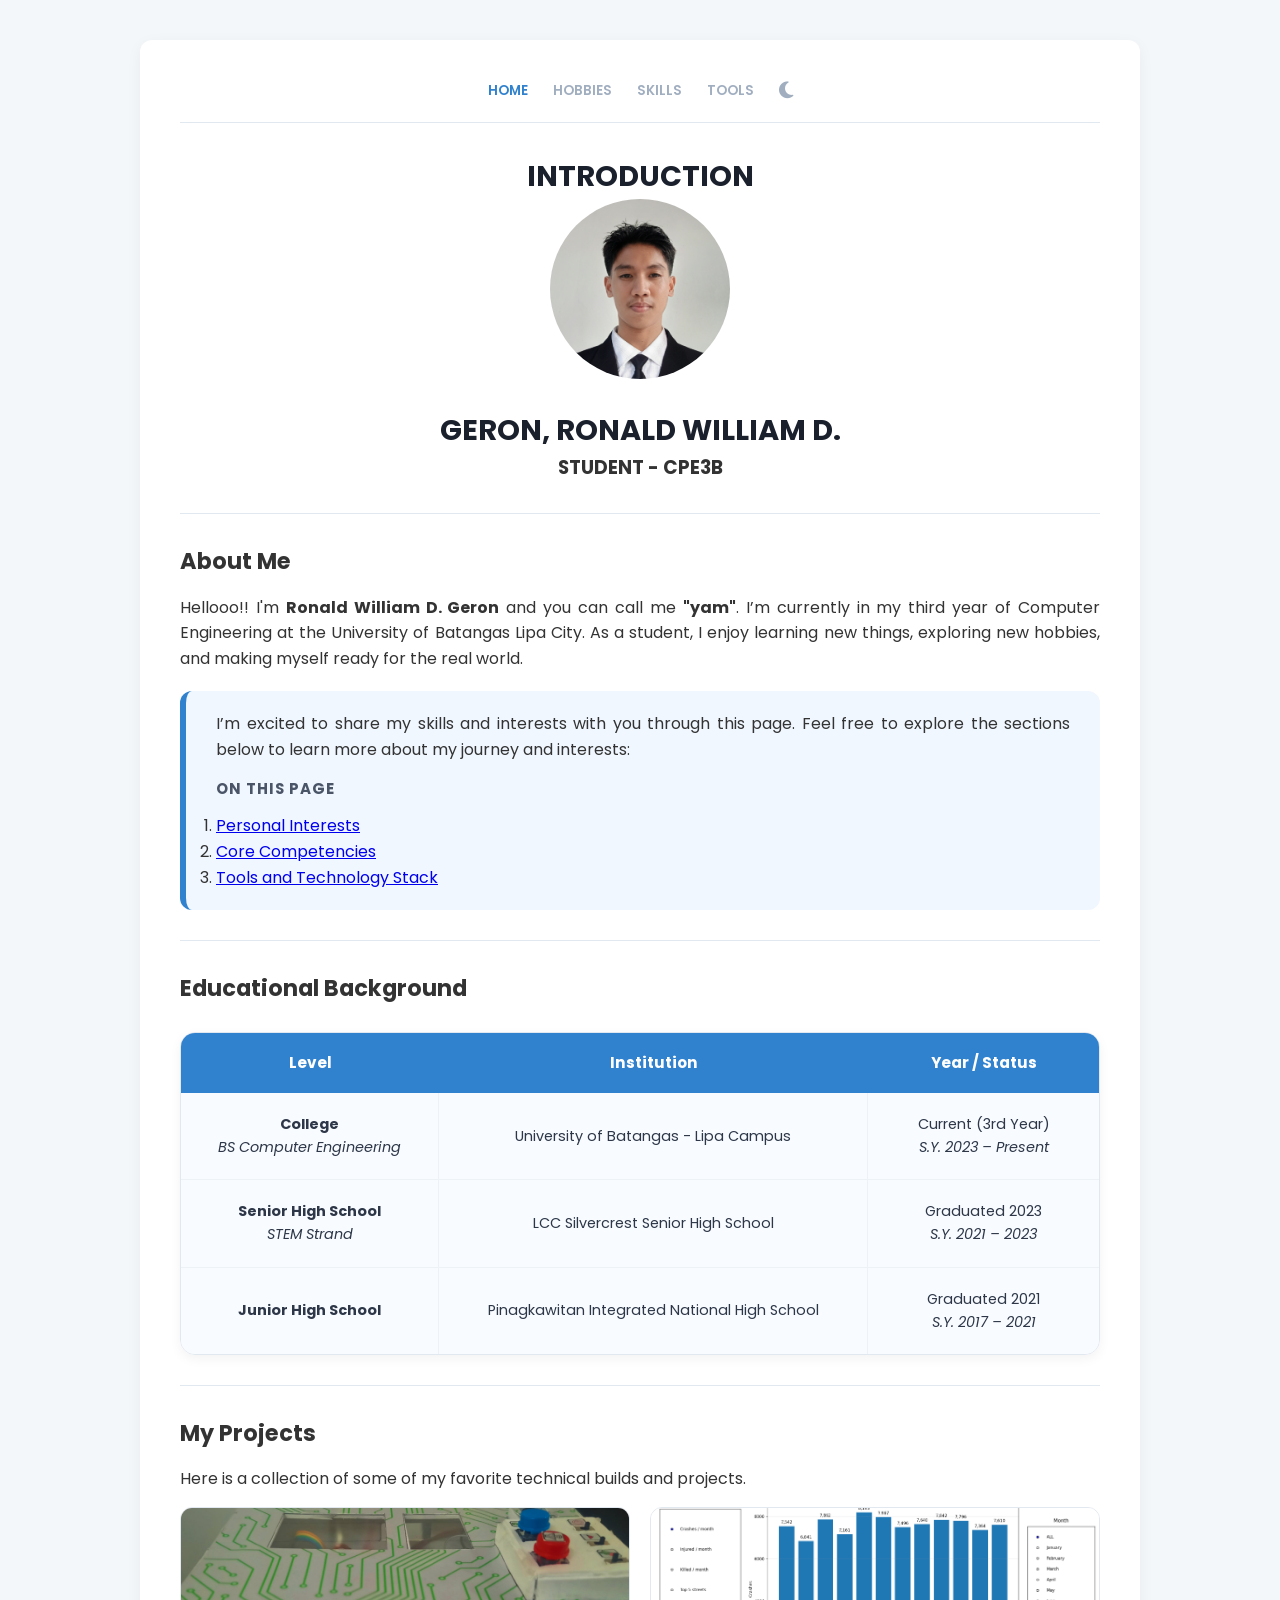
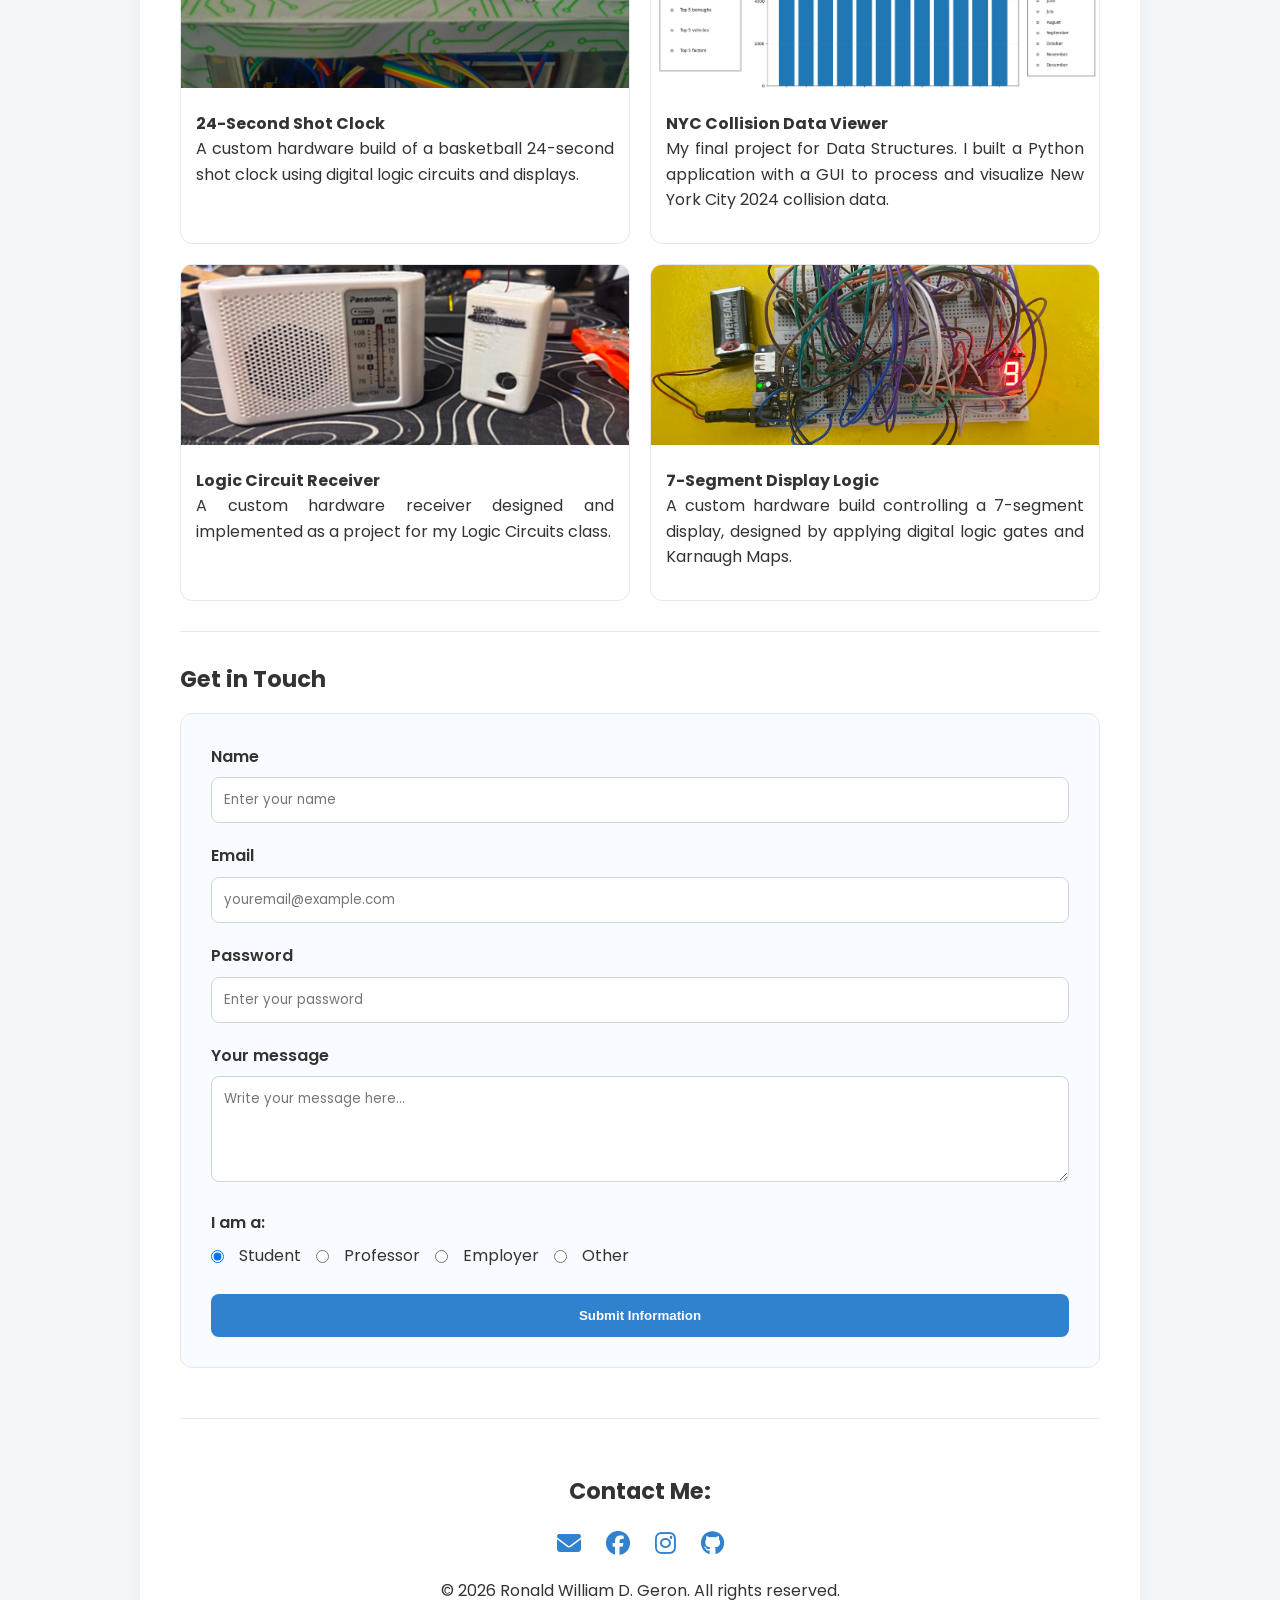
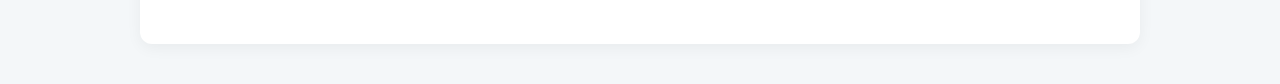
<file: index.html>
<!DOCTYPE html>
<html lang="en">

<head>
    <meta charset="UTF-8">
    <meta name="viewport" content="width=device-width, initial-scale=1.0">
    <title>Home Page | Yam</title>
    <link href="https://fonts.googleapis.com/css2?family=Poppins:wght@300;400;600;700&display=swap" rel="stylesheet">
    <link rel="stylesheet" href="https://cdnjs.cloudflare.com/ajax/libs/font-awesome/6.4.0/css/all.min.css">
    <link rel="stylesheet" href="style.css">
</head>

<body>

    <div class="container">

        <nav class="navbar">
            <a href="index.html" style="color: #3182ce;">Home</a>
            <a href="hobbies.html">Hobbies</a>
            <a href="skills.html">Skills</a>
            <a href="tools_and_technology_stack.html">Tools</a>
            <button id="theme-toggle" class="theme-btn">
                <i class="fas fa-moon"></i>
            </button>
        </nav>

        <div id="intro" class="text-center">
            <h1>INTRODUCTION</h1>
            <p>
                <img src="william.png" alt="Profile Icon" class="profile-img">
            </p>
            <h1>GERON, RONALD WILLIAM D.</h1>
            <h3>STUDENT - CPE3B</h3>
        </div>

        <hr>

        <h2 id="about">About Me</h2>

        <p class="justify-text">
            Hellooo!! I'm <b>Ronald William D. Geron</b> and you can call me <b>"yam"</b>.
            I’m currently in my third year of Computer Engineering at the University of Batangas Lipa City.
            As a student, I enjoy learning new things, exploring new hobbies, and making myself ready for the real
            world.
        </p>

        <div class="skills-list-box">
            <p class="justify-text">
                I’m excited to share my skills and interests with you through this page. Feel free to explore the
                sections below to learn more about my journey and interests:
            </p>
            <h3>
                <p class="toc-label">On this page</p>
            </h3>

            <ol>
                <li><a href="hobbies.html">Personal Interests</a></li>
                <li><a href="skills.html">Core Competencies</a></li>
                <li><a href="tools_and_technology_stack.html">Tools and Technology Stack</a></li>
            </ol>
        </div>

        <hr>

        <h2 id="background">Educational Background</h2>

        <table class="styled-table">
            <thead>
                <tr>
                    <th>Level</th>
                    <th>Institution</th>
                    <th>Year / Status</th>
                </tr>
            </thead>
            <tbody>
                <tr>
                    <td><b>College</b><br><i>BS Computer Engineering</i></td>
                    <td>University of Batangas - Lipa Campus</td>
                    <td>Current (3rd Year)<br><i>S.Y. 2023 – Present</i></td>
                </tr>
                <tr>
                    <td><b>Senior High School</b><br><i>STEM Strand</i></td>
                    <td>LCC Silvercrest Senior High School</td>
                    <td>Graduated 2023<br><i>S.Y. 2021 – 2023</i></td>
                </tr>
                <tr>
                    <td><b>Junior High School</b></td>
                    <td>Pinagkawitan Integrated National High School</td>
                    <td>Graduated 2021<br><i>S.Y. 2017 – 2021</i></td>
                </tr>
            </tbody>
        </table>

        <hr>

        <h2 id="gallery">My Projects</h2>
        <p class="justify-text">Here is a collection of some of my favorite technical builds and projects.</p>

        <div class="gallery-grid">
            <div class="project-card">
                <img src="24sshotclock.jpg" alt="24 Second Shot Clock Hardware Build">
                <div class="project-info">
                    <h4>24-Second Shot Clock</h4>
                    <p class="justify-text">A custom hardware build of a basketball 24-second shot clock using digital
                        logic circuits and displays.</p>
                </div>
            </div>

            <div class="project-card">
                <img src="NYC Collision 2024.png" alt="NYC Collision Data Visualization GUI">
                <div class="project-info">
                    <h4>NYC Collision Data Viewer</h4>
                    <p class="justify-text">My final project for Data Structures. I built a Python application with a
                        GUI to process and visualize New York City 2024 collision data.</p>
                </div>
            </div>

            <div class="project-card">
                <img src="receiver.jpg" alt="Logic Circuit Receiver">
                <div class="project-info">
                    <h4>Logic Circuit Receiver</h4>
                    <p class="justify-text">A custom hardware receiver designed and implemented as a project for my
                        Logic Circuits class.</p>
                </div>
            </div>

            <div class="project-card">
                <img src="logic.png" alt="7-Segment Display Logic">
                <div class="project-info">
                    <h4>7-Segment Display Logic</h4>
                    <p class="justify-text">A custom hardware build controlling a 7-segment display, designed by
                        applying digital logic gates and Karnaugh Maps.</p>
                </div>
            </div>
        </div>

        <hr>

        <h2 id="contact">Get in Touch</h2>
        <div class="contact-form">
            <form>
                <label for="username">Name</label>
                <input type="text" id="username" placeholder="Enter your name" required>

                <label for="email">Email</label>
                <input type="email" id="email" placeholder="youremail@example.com" required>

                <label for="password">Password</label>
                <input type="password" id="password" placeholder="Enter your password" required>

                <label for="message">Your message</label>
                <textarea id="message" rows="4" placeholder="Write your message here..."></textarea>

                <label>I am a:</label>
                <div class="radio-group">
                    <input type="radio" name="user_role" id="student" value="student" checked>
                    <label for="student">Student</label>

                    <input type="radio" name="user_role" id="professor" value="professor">
                    <label for="professor">Professor</label>

                    <input type="radio" name="user_role" id="employer" value="employer">
                    <label for="employer">Employer</label>

                    <input type="radio" name="user_role" id="other" value="other">
                    <label for="other">Other</label>
                </div>

                <button type="submit">Submit Information</button>
            </form>
        </div>

        <footer class="footer"><h2>Contact Me:</h2>
            <div class="social-icons">
                <a href="mailto:ronaldwilliam.geron@gmail.com" title="Email Me">
                    <i class="fas fa-envelope"></i>
                </a>
                <a href="https://www.facebook.com/ronaldwilliam.d.geron" target="_blank" title="Facebook">
                    <i class="fab fa-facebook"></i>
                </a>
                <a href="https://www.instagram.com/ronaldwilliamd.geron" target="_blank" title="Instagram">
                    <i class="fab fa-instagram"></i>
                </a>
                <a href="https://github.com/ronaldwilliamgeron" target="_blank" title="GitHub">
                    <i class="fab fa-github"></i>
                </a>
            </div>
            <p>&copy; 2026 Ronald William D. Geron. All rights reserved.</p>
        </footer>

    </div>
    <script>
        const themeToggleBtn = document.getElementById('theme-toggle');
        const themeIcon = themeToggleBtn.querySelector('i');

        themeToggleBtn.addEventListener('click', () => {
            document.body.classList.toggle('dark-mode');
            if (document.body.classList.contains('dark-mode')) {
                themeIcon.classList.replace('fa-moon', 'fa-sun');
            } else {
                themeIcon.classList.replace('fa-sun', 'fa-moon');
            }
        });
    </script>
</body>

</html>
</file>
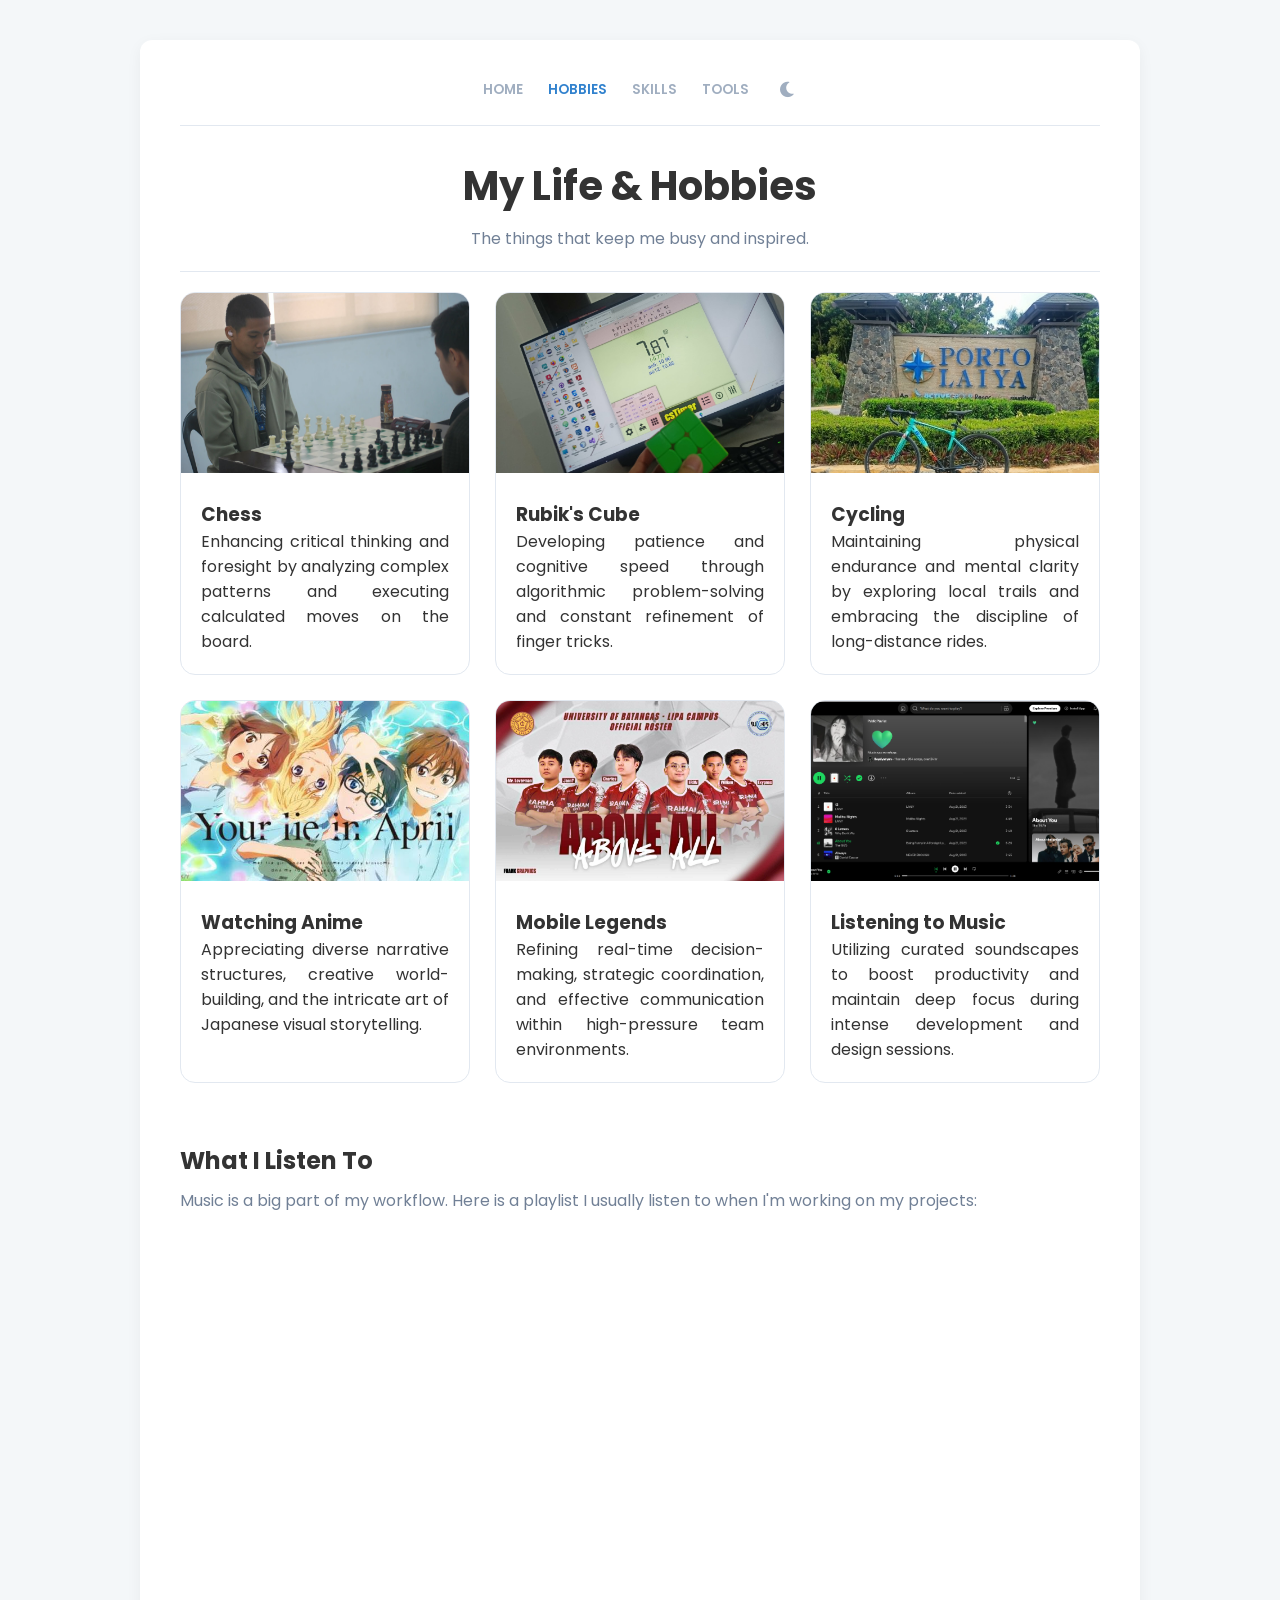
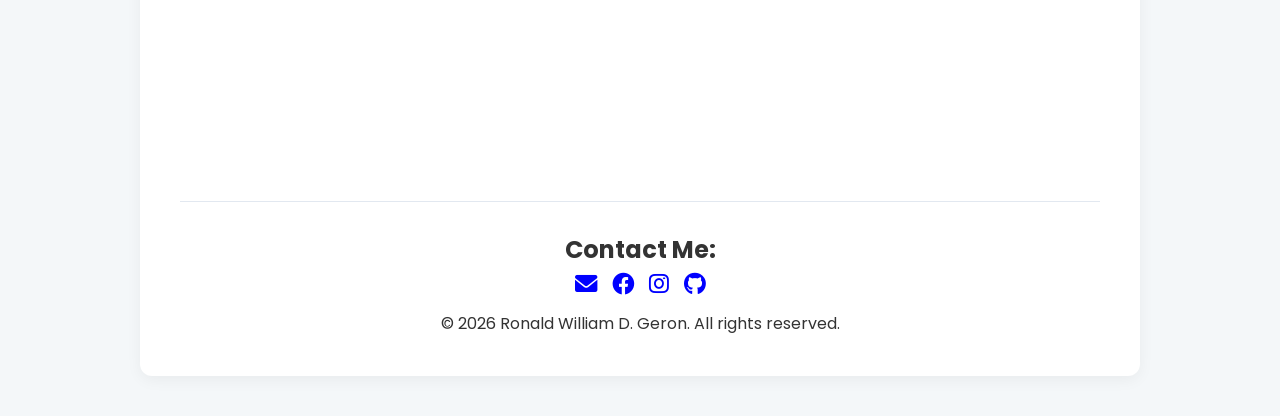
<file: hobbies.html>
<!DOCTYPE html>
<html lang="en">

<head>
    <meta charset="UTF-8">
    <meta name="viewport" content="width=device-width, initial-scale=1.0">
    <title>Hobbies | Ronald William D. Geron</title>
    <link rel="stylesheet" href="https://cdnjs.cloudflare.com/ajax/libs/font-awesome/6.0.0/css/all.min.css">
    <style>
        @import url('https://fonts.googleapis.com/css2?family=Poppins:wght@300;400;600;700&display=swap');

        * {
            margin: 0;
            padding: 0;
            box-sizing: border-box;
        }

        body {
            font-family: 'Poppins', sans-serif;
            background-color: #f4f7f9;
            color: #333;
            transition: background 0.3s ease;
        }

        .container {
            max-width: 1000px;
            margin: 40px auto;
            padding: 40px;
            background-color: #ffffff;
            border-radius: 12px;
            box-shadow: 0 4px 15px rgba(0, 0, 0, 0.05);
        }

        /* --- NAVBAR FIXED SPACING & ALIGNMENT --- */

        .navbar {
            display: flex;
            justify-content: center;
            align-items: center;
            gap: 25px;
            padding-bottom: 25px;
            margin-bottom: 30px;
            border-bottom: 1px solid #e2e8f0;
        }

        .navbar a {
            text-decoration: none;
            color: #a0aec0;
            font-weight: 600;
            font-size: 0.85em;
            text-transform: uppercase;
            transition: 0.3s;
        }

        .nav-active {
            color: #3182ce !important;
            position: relative;
        }

        .nav-active::after {
            content: '';
            position: absolute;
            bottom: -26px;
            left: 0;
            width: 100%;
            height: 3px;
            background-color: #3182ce;
        }

        /* Theme Toggle Button Style */
        .theme-btn {
            background: none;
            border: none;
            cursor: pointer;
            color: #a0aec0;
            font-size: 1.1em;
            display: flex;
            align-items: center;
            padding: 0;
            margin-left: 5px;
        }

        /* --- TABLE OF CONTENTS --- */
        .toc-box {
            background-color: #f0f7ff;
            padding: 20px 30px;
            border-radius: 12px;
            margin-bottom: 40px;
            border-left: 6px solid #3182ce;
        }

        .toc-box ol {
            margin-left: 20px;
        }

        .toc-box li a {
            color: #2c5282;
            font-weight: 500;
            text-decoration: underline;
        }

        /* --- HOBBIES GRID --- */
        .hobbies-grid {
            display: grid;
            grid-template-columns: repeat(3, 1fr);
            gap: 25px;
            margin-bottom: 60px;
        }

        .hobby-card {
            background: #fff;
            border: 1px solid #e2e8f0;
            border-radius: 15px;
            overflow: hidden;
        }

        .hobby-card img {
            width: 100%;
            height: 180px;
            object-fit: cover;
        }

        .hobby-info {
            padding: 20px;
            text-align: justify;
        }

        /* --- VIDEO & FOOTER FIXES --- */
        .video-container {
            position: relative;
            padding-bottom: 56.25%;
            height: 0;
            overflow: hidden;
            border-radius: 15px;
            margin-top: 20px;
        }

        .footer {
            text-align: center;
            margin-top: 50px;
            padding-top: 30px;
            border-top: 1px solid #e2e8f0;
        }

        .social-icons {
            display: flex;
            justify-content: center;
            gap: 15px;
            margin-bottom: 10px;
        }

        .social-icons a {
            color: #0000ff;
            /* Royal Blue */
            font-size: 1.4em;
            text-decoration: none;
        }

        /* --- DARK MODE FIXES --- */
        body.dark-mode {
            background-color: #1a202c;
            color: #e2e8f0;
        }

        body.dark-mode .container {
            background-color: #2d3748;
        }

        body.dark-mode .toc-box {
            background-color: #2c5282;
            border-color: #63b3ed;
        }

        body.dark-mode .toc-box li a {
            color: #ffffff;
        }

        body.dark-mode .hobby-card {
            background-color: #1a202c;
            border-color: #4a5568;
        }

        body.dark-mode .hobby-info h3 {
            color: #fff;
        }

        body.dark-mode .social-icons a {
            color: #63b3ed;
        }

        /* Styling para sa label sa taas ng 1,2,3 */
        .toc-label {
            font-size: 0.8em;
            font-weight: 700;
            text-transform: uppercase;
            color: #4a5568;
            margin-bottom: 12px;
            letter-spacing: 1px;
        }

        /* Siguraduhin na ang box ay laging kita */
        .skills-list-box {
            background-color: #f0f7ff;
            /* Light blue box */
            padding: 20px 30px;
            border-radius: 12px;
            border-left: 6px solid #3182ce;
            /* Blue vertical line */
            margin-bottom: 30px;
        }

        /* Dark Mode Support para hindi maging transparent */
        body.dark-mode .skills-list-box {
            background-color: #2c5282;
            /* Solid dark blue para sa dark mode */
            border-color: #63b3ed;
        }

        body.dark-mode .toc-label,
        body.dark-mode .skills-list-box li a {
            color: #ffffff;
            /* Puti para malinaw basahin */
        }
    </style>
</head>

<body>

    <div class="container">
        <nav class="navbar">
            <a href="index.html">Home</a>
            <a href="hobbies.html" style="color: #3182ce;">Hobbies</a>
            <a href="skills.html">Skills</a>
            <a href="tools_and_technology_stack.html">Tools</a>
            <button id="theme-toggle" class="theme-btn">
                <i class="fas fa-moon"></i>
            </button>
        </nav>

        <header style="text-align: center;" id="personal-interests">
            <h1 style="font-size: 2.5em; margin-bottom: 10px;">My Life & Hobbies</h1>
            <p style="color: #718096;">The things that keep me busy and inspired.</p>
            <hr style="border: 0; height: 1px; background: #e2e8f0; margin: 20px 0;">
        </header>

        <div class="hobbies-grid">
            <div class="hobby-card">
                <img src="chess.jpg" alt="Chess">
                <div class="hobby-info">
                    <h3>Chess</h3>
                    <p>Enhancing critical thinking and foresight by analyzing complex patterns and executing calculated
                        moves on the board.</p>
                </div>
            </div>

            <div class="hobby-card">
                <img src="rubik's.jpg" alt="Rubik's Cube">
                <div class="hobby-info">
                    <h3>Rubik's Cube</h3>
                    <p>Developing patience and cognitive speed through algorithmic problem-solving and constant
                        refinement of finger tricks.</p>
                </div>
            </div>

            <div class="hobby-card">
                <img src="cycling.jpg" alt="Cycling">
                <div class="hobby-info">
                    <h3>Cycling</h3>
                    <p>Maintaining physical endurance and mental clarity by exploring local trails and embracing the
                        discipline of long-distance rides.</p>
                </div>
            </div>

            <div class="hobby-card">
                <img src="anime.jpg" alt="Watching Anime">
                <div class="hobby-info">
                    <h3>Watching Anime</h3>
                    <p>Appreciating diverse narrative structures, creative world-building, and the intricate art of
                        Japanese visual storytelling.</p>
                </div>
            </div>

            <div class="hobby-card">
                <img src="ml.jpg" alt="Mobile Legends">
                <div class="hobby-info">
                    <h3>Mobile Legends</h3>
                    <p>Refining real-time decision-making, strategic coordination, and effective communication within
                        high-pressure team environments.</p>
                </div>
            </div>

            <div class="hobby-card">
                <img src="music.png" alt="Listening to Music">
                <div class="hobby-info">
                    <h3>Listening to Music</h3>
                    <p>Utilizing curated soundscapes to boost productivity and maintain deep focus during intense
                        development and design sessions.</p>
                </div>
            </div>
        </div>

        <div class="video-section" id="music-workflow">
            <h2 style="margin-bottom: 10px;">What I Listen To</h2>
            <p style="color: #718096;">Music is a big part of my workflow. Here is a playlist I usually listen to when
                I'm working on my projects:</p>
            <div class="video-container">
                <iframe style="position: absolute; top:0; left:0; width:100%; height:100%;"
                    src="https://www.youtube.com/embed/jfKfPfyJRdk" frameborder="0" allowfullscreen></iframe>
            </div>
        </div>

        <footer class="footer">
            <h2>Contact Me:</h2>
            <div class="social-icons">
                <a href="mailto:ronaldwilliam.geron@gmail.com" title="Email Me">
                    <i class="fas fa-envelope"></i>
                </a>
                <a href="https://www.facebook.com/ronaldwilliam.d.geron" target="_blank" title="Facebook">
                    <i class="fab fa-facebook"></i>
                </a>
                <a href="https://www.instagram.com/ronaldwilliamd.geron" target="_blank" title="Instagram">
                    <i class="fab fa-instagram"></i>
                </a>
                <a href="https://github.com/ronaldwilliamgeron" target="_blank" title="GitHub">
                    <i class="fab fa-github"></i>
                </a>
            </div>
            <p>&copy; 2026 Ronald William D. Geron. All rights reserved.</p>
        </footer>
    </div>

    <script>
        const themeToggle = document.getElementById('theme-toggle');
        const themeIcon = document.getElementById('theme-icon');
        const body = document.body;

        themeToggle.addEventListener('click', () => {
            body.classList.toggle('dark-mode');
            const isDark = body.classList.contains('dark-mode');
            themeIcon.classList.replace(isDark ? 'fa-moon' : 'fa-sun', isDark ? 'fa-sun' : 'fa-moon');
            localStorage.setItem('theme', isDark ? 'dark' : 'light');
        });

        if (localStorage.getItem('theme') === 'dark') {
            body.classList.add('dark-mode');
            themeIcon.classList.replace('fa-moon', 'fa-sun');
        }
    </script>
</body>

</html>
</file>
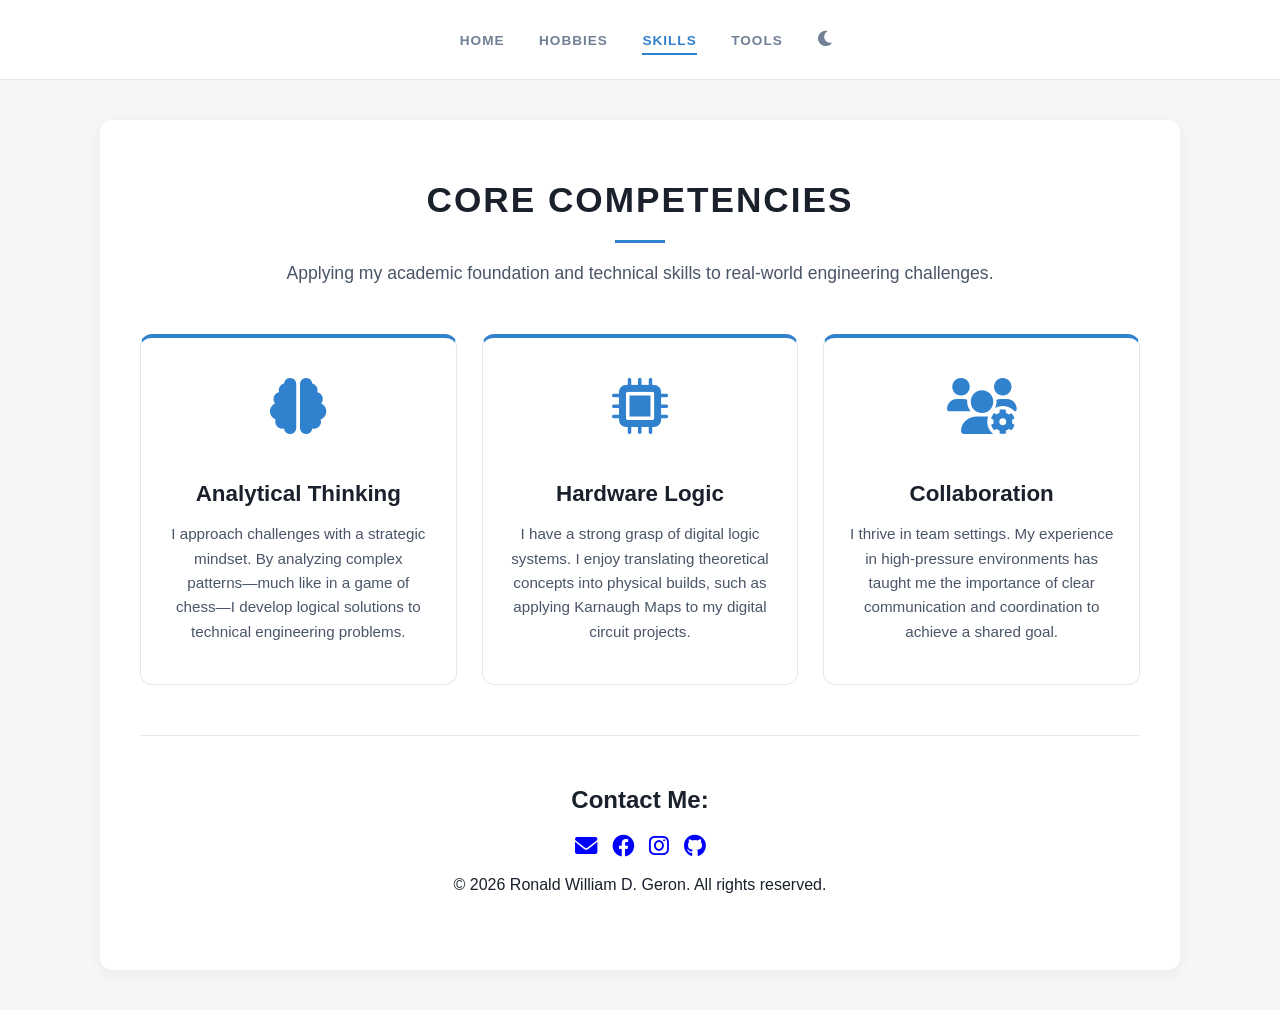
<file: skills.html>
<!DOCTYPE html>
<html lang="en">

<head>
    <meta charset="UTF-8">
    <meta name="viewport" content="width=device-width, initial-scale=1.0">
    <title>Skills | Ronald William</title>
    <link rel="stylesheet" href="https://cdnjs.cloudflare.com/ajax/libs/font-awesome/6.0.0/css/all.min.css">
    <style>
        :root {
            --bg-color: #f4f7f6;
            --container-bg: #ffffff;
            --text-main: #1a202c;
            --text-sub: #4a5568;
            --nav-bg: #ffffff;
            --card-border: #e2e8f0;
            --primary-blue: #3182ce;
            --shadow: rgba(0, 0, 0, 0.05);
        }

        [data-theme="dark"] {
            --bg-color: #1a202c;
            --container-bg: #2d3748;
            --text-main: #f7fafc;
            --text-sub: #cbd5e0;
            --nav-bg: #1a202c;
            --card-border: #4a5568;
            --shadow: rgba(0, 0, 0, 0.3);
        }

        body {
            font-family: 'Segoe UI', Tahoma, Geneva, Verdana, sans-serif;
            margin: 0;
            background-color: var(--bg-color);
            color: var(--text-main);
            transition: 0.3s;
        }

        /* NAVIGATION BAR */
        nav {
            padding: 30px 0;
            text-align: center;
            background: var(--nav-bg);
            border-bottom: 1px solid var(--card-border);
        }

        nav a {
            text-decoration: none;
            color: #718096;
            margin: 0 15px;
            font-weight: 600;
            text-transform: uppercase;
            font-size: 0.85rem;
            letter-spacing: 1px;
        }

        /* BOLD AND UNDERLINED ACTIVE LINK */
        nav a.active {
            color: var(--primary-blue);
            font-weight: 900;
            border-bottom: 2px solid var(--primary-blue);
            padding-bottom: 5px;
        }

        .dark-mode-toggle {
            cursor: pointer;
            margin-left: 15px;
            color: #718096;
            font-size: 1.1rem;
        }

        /* MAIN WHITE CONTAINER */
        .container {
            max-width: 1000px;
            margin: 40px auto;
            padding: 60px 40px;
            background-color: var(--container-bg);
            box-shadow: 0 4px 15px var(--shadow);
            border-radius: 12px;
            text-align: center;
        }

        .header-section {
            margin-bottom: 50px;
        }

        .header-section h1 {
            font-size: 2.2rem;
            text-transform: uppercase;
            letter-spacing: 2px;
            margin: 0;
            color: var(--text-main);
        }

        .divider {
            width: 50px;
            height: 3px;
            background: var(--primary-blue);
            margin: 20px auto;
        }

        .sub-header {
            color: var(--text-sub);
            margin-bottom: 50px;
            font-size: 1.1rem;
        }

        /* SKILLS GRID LAYOUT */
        .skills-grid {
            display: grid;
            grid-template-columns: repeat(auto-fit, minmax(280px, 1fr));
            gap: 25px;
        }

        .skill-card {
            background: var(--container-bg);
            padding: 40px 25px;
            border-radius: 12px;
            border: 1px solid var(--card-border);
            border-top: 4px solid var(--primary-blue);
            transition: 0.3s;
            display: flex;
            flex-direction: column;
            align-items: center;
        }

        .skill-card:hover {
            transform: translateY(-5px);
            box-shadow: 0 10px 20px var(--shadow);
        }

        .skill-card i {
            font-size: 3.5rem;
            color: var(--primary-blue);
            margin-bottom: 25px;
        }

        .skill-card h3 {
            margin-bottom: 15px;
            font-size: 1.4rem;
            color: var(--text-main);
            text-transform: capitalize;
        }

        .skill-card p {
            color: var(--text-sub);
            line-height: 1.6;
            font-size: 0.95rem;
            margin: 0;
        }

        .footer {
            text-align: center;
            margin-top: 50px;
            padding-top: 30px;
            border-top: 1px solid #e2e8f0;
        }

        .social-icons {
            display: flex;
            justify-content: center;
            gap: 15px;
            margin-bottom: 10px;
        }

        .social-icons a {
            color: #0000ff;
            /* Royal Blue */
            font-size: 1.4em;
            text-decoration: none;
        }
    </style>
</head>

<body>

    <nav>
        <a href="index.html">Home</a>
        <a href="hobbies.html">Hobbies</a>
        <a href="skills.html" class="active">Skills</a>
        <a href="tools_and_technology_stack.html">Tools</a>
        <i class="fas fa-moon dark-mode-toggle" id="darkModeBtn"></i>
    </nav>

    <div class="container">
        <div class="header-section">
            <h1>Core Competencies</h1>
            <div class="divider"></div>
            <p class="sub-header">Applying my academic foundation and technical skills to real-world engineering
                challenges.</p>
        </div>

        <div class="skills-grid">
            <div class="skill-card">
                <i class="fas fa-brain"></i>
                <h3>Analytical Thinking</h3>
                <p>
                    I approach challenges with a strategic mindset. By analyzing complex patterns—much like in a game of
                    chess—I develop logical solutions to technical engineering problems.
                </p>
            </div>

            <div class="skill-card">
                <i class="fas fa-microchip"></i>
                <h3>Hardware Logic</h3>
                <p>
                    I have a strong grasp of digital logic systems. I enjoy translating theoretical concepts into
                    physical builds, such as applying Karnaugh Maps to my digital circuit projects.
                </p>
            </div>

            <div class="skill-card">
                <i class="fas fa-users-gear"></i>
                <h3>Collaboration</h3>
                <p>
                    I thrive in team settings. My experience in high-pressure environments has taught me the importance
                    of clear communication and coordination to achieve a shared goal.
                </p>
            </div>
        </div>

        <footer class="footer">
            <h2>Contact Me:</h2>
            <div class="social-icons">
                <a href="mailto:ronaldwilliam.geron@gmail.com" title="Email Me">
                    <i class="fas fa-envelope"></i>
                </a>
                <a href="https://www.facebook.com/ronaldwilliam.d.geron" target="_blank" title="Facebook">
                    <i class="fab fa-facebook"></i>
                </a>
                <a href="https://www.instagram.com/ronaldwilliamd.geron" target="_blank" title="Instagram">
                    <i class="fab fa-instagram"></i>
                </a>
                <a href="https://github.com/ronaldwilliamgeron" target="_blank" title="GitHub">
                    <i class="fab fa-github"></i>
                </a>
            </div>
            <p>&copy; 2026 Ronald William D. Geron. All rights reserved.</p>
        </footer>
    </div>

    <script>
        const btn = document.getElementById('darkModeBtn');
        const currentTheme = localStorage.getItem('theme');

        if (currentTheme) {
            document.documentElement.setAttribute('data-theme', currentTheme);
            if (currentTheme === 'dark') btn.classList.replace('fa-moon', 'fa-sun');
        }

        btn.addEventListener('click', () => {
            let theme = document.documentElement.getAttribute('data-theme');
            if (theme === 'dark') {
                document.documentElement.setAttribute('data-theme', 'light');
                localStorage.setItem('theme', 'light');
                btn.classList.replace('fa-sun', 'fa-moon');
            } else {
                document.documentElement.setAttribute('data-theme', 'dark');
                localStorage.setItem('theme', 'dark');
                btn.classList.replace('fa-moon', 'fa-sun');
            }
        });
    </script>
</body>

</html>
</file>
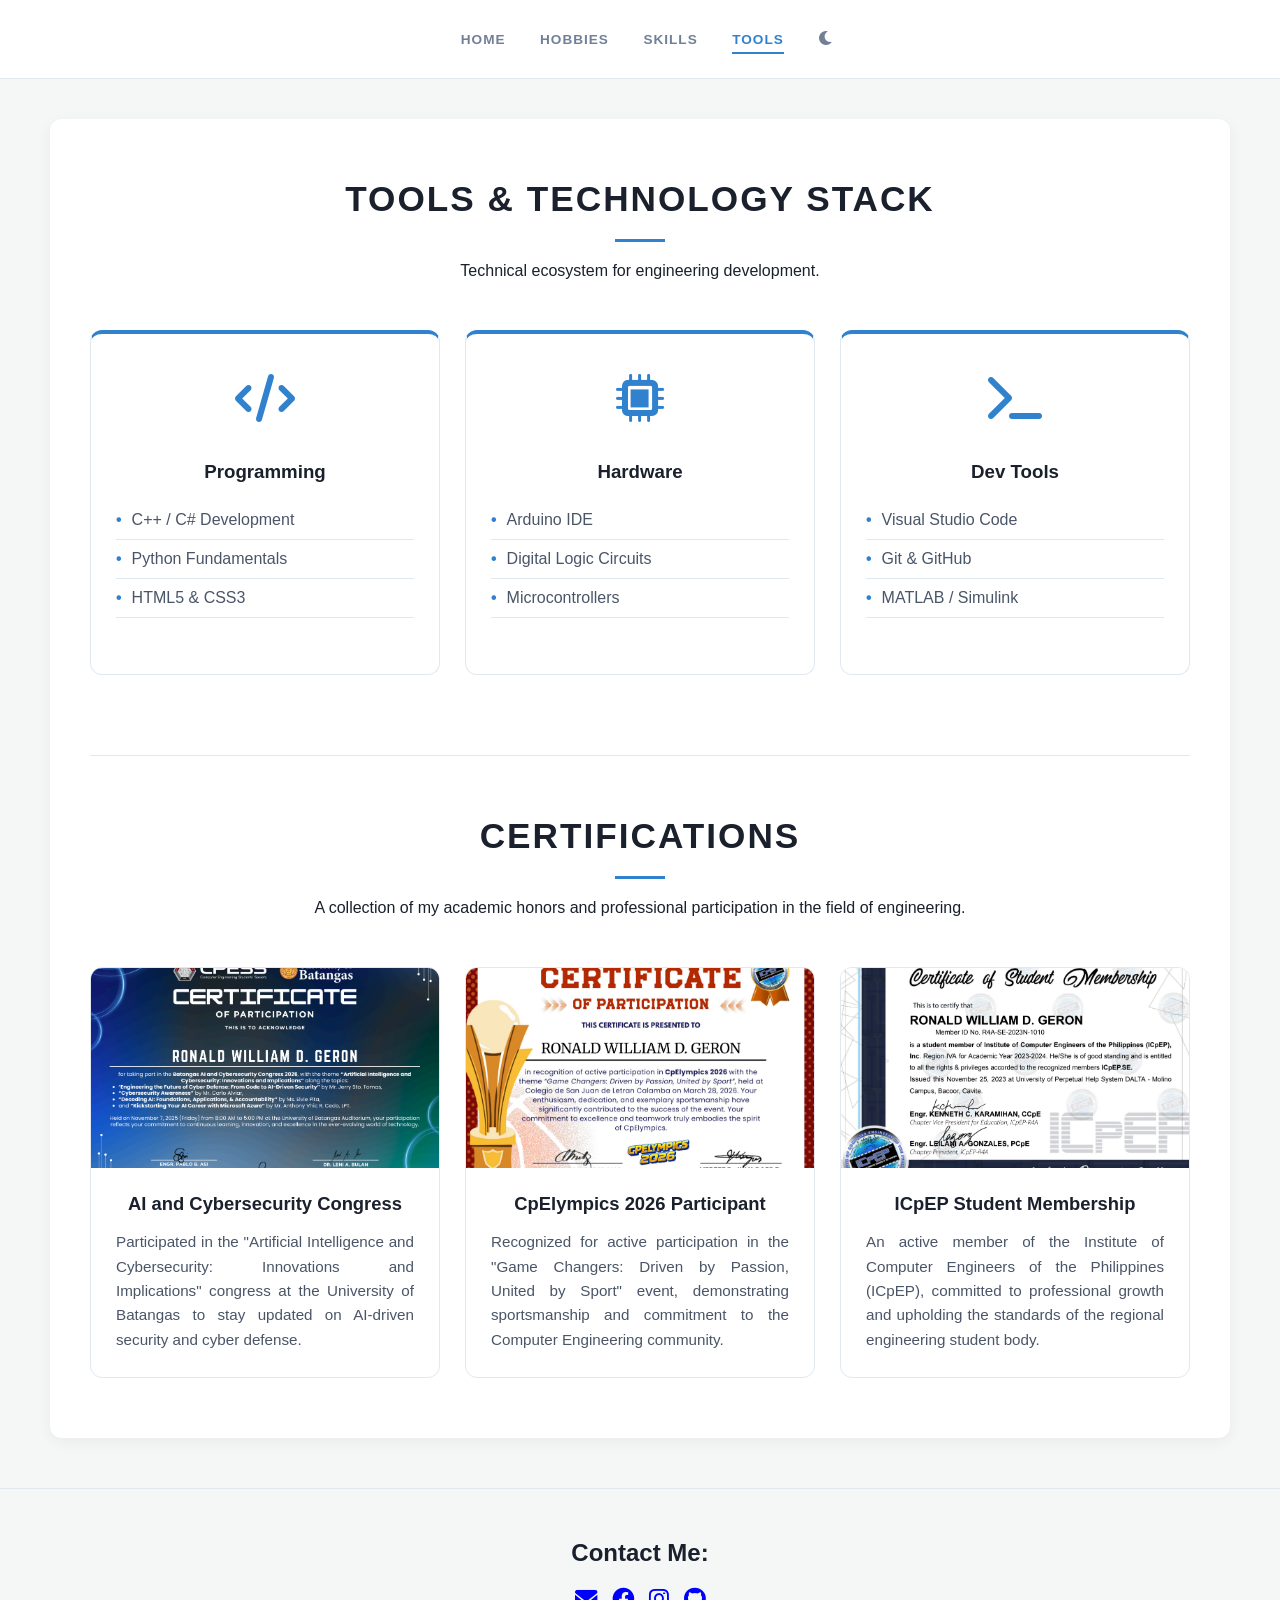
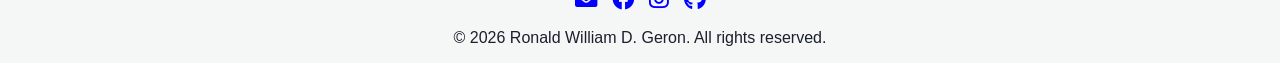
<file: tools_and_technology_stack.html>
<!DOCTYPE html>
<html lang="en">

<head>
    <meta charset="UTF-8">
    <meta name="viewport" content="width=device-width, initial-scale=1.0">
    <title>Tools | Ronald William</title>
    <link rel="stylesheet" href="https://cdnjs.cloudflare.com/ajax/libs/font-awesome/6.0.0/css/all.min.css">
    <style>
        :root {
            --bg-color: #f4f7f6;
            --container-bg: #ffffff;
            --text-main: #1a202c;
            --text-sub: #4a5568;
            --nav-bg: #ffffff;
            --card-border: #e2e8f0;
            --primary-blue: #3182ce;
            --shadow: rgba(0, 0, 0, 0.05);
        }

        [data-theme="dark"] {
            --bg-color: #1a202c;
            --container-bg: #2d3748;
            --text-main: #f7fafc;
            --text-sub: #cbd5e0;
            --nav-bg: #1a202c;
            --card-border: #4a5568;
            --shadow: rgba(0, 0, 0, 0.3);
        }

        body {
            font-family: 'Segoe UI', Tahoma, Geneva, Verdana, sans-serif;
            margin: 0;
            background-color: var(--bg-color);
            color: var(--text-main);
            transition: 0.3s;
        }

        /* NAVIGATION BAR */
        nav {
            padding: 30px 0;
            text-align: center;
            background: var(--nav-bg);
            border-bottom: 1px solid var(--card-border);
        }

        nav a {
            text-decoration: none;
            color: #718096;
            margin: 0 15px;
            font-weight: 600;
            text-transform: uppercase;
            font-size: 0.85rem;
            letter-spacing: 1px;
        }

        nav a.active {
            color: var(--primary-blue);
            font-weight: 900;
            border-bottom: 2px solid var(--primary-blue);
            padding-bottom: 5px;
        }

        .dark-mode-toggle {
            cursor: pointer;
            margin-left: 15px;
            color: #718096;
        }

        /* CONTAINER */
        .container {
            max-width: 1100px;
            margin: 40px auto;
            padding: 60px 40px;
            background-color: var(--container-bg);
            box-shadow: 0 4px 15px var(--shadow);
            border-radius: 12px;
            text-align: center;
        }

        .header-section {
            margin-bottom: 50px;
        }

        .header-section h1 {
            font-size: 2.2rem;
            text-transform: uppercase;
            letter-spacing: 2px;
            margin: 0;
        }

        .divider {
            width: 50px;
            height: 3px;
            background: var(--primary-blue);
            margin: 20px auto;
        }

        /* TOOLS GRID */
        .tech-grid {
            display: grid;
            grid-template-columns: repeat(auto-fit, minmax(300px, 1fr));
            gap: 25px;
            margin-bottom: 80px;
        }

        .tech-card {
            background: var(--container-bg);
            padding: 40px 25px;
            border-radius: 12px;
            border: 1px solid var(--card-border);
            border-top: 4px solid var(--primary-blue);
        }

        .tech-card i {
            font-size: 3rem;
            color: var(--primary-blue);
            margin-bottom: 20px;
        }

        .tech-list {
            list-style: none;
            padding: 0;
            text-align: left;
        }

        .tech-list li {
            padding: 10px 0;
            border-bottom: 1px solid var(--card-border);
            color: var(--text-sub);
        }

        .tech-list li::before {
            content: "•";
            color: var(--primary-blue);
            margin-right: 10px;
            font-weight: bold;
        }

        /* CERTIFICATIONS SECTION */
        .cert-section {
            padding-top: 60px;
            border-top: 1px solid var(--card-border);
        }

        .cert-grid {
            display: grid;
            grid-template-columns: repeat(auto-fit, minmax(300px, 1fr));
            gap: 25px;
            margin-top: 40px;
        }

        .cert-card {
            background: var(--container-bg);
            border-radius: 12px;
            overflow: hidden;
            border: 1px solid var(--card-border);
            transition: 0.3s;
            text-align: left;
        }

        .cert-card:hover {
            transform: translateY(-10px);
            box-shadow: 0 10px 25px var(--shadow);
        }

        .cert-img-container {
            width: 100%;
            height: 200px;
            background: #eee;
            overflow: hidden;
        }

        .cert-img-container img {
            width: 100%;
            height: 100%;
            object-fit: cover;
        }

        .cert-body {
            padding: 25px;
            display: flex;
            flex-direction: column;
            height: 100%;
            /* Sinisiguro na pantay ang taas ng content */
        }

        .cert-body h3 {
            margin: 0 0 15px;
            font-size: 1.15rem;
            color: var(--text-main);
            text-align: center;
            /* Mas maganda kung center ang title */
        }

        .cert-body p {
            margin: 0;
            color: var(--text-sub);
            font-size: 0.95rem;
            line-height: 1.6;
            text-align: justify;
            /* Eto ang magpapantay sa dulo ng text */
            hyphens: auto;
            /* Para sa maayos na pag-break ng mahahabang salita */
        }

        .footer {
            text-align: center;
            margin-top: 50px;
            padding-top: 30px;
            border-top: 1px solid #e2e8f0;
        }

        .social-icons {
            display: flex;
            justify-content: center;
            gap: 15px;
            margin-bottom: 10px;
        }

        .social-icons a {
            color: #0000ff;
            /* Royal Blue */
            font-size: 1.4em;
            text-decoration: none;
        }
    </style>
</head>

<body>

    <nav>
        <a href="index.html">Home</a>
        <a href="hobbies.html">Hobbies</a>
        <a href="skills.html">Skills</a>
        <a href="tools_and_technology_stack.html" class="active">Tools</a>
        <i class="fas fa-moon dark-mode-toggle" id="darkModeBtn"></i>
    </nav>

    <div class="container">
        <div class="header-section">
            <h1>Tools & Technology Stack</h1>
            <div class="divider"></div>
            <p>Technical ecosystem for engineering development.</p>
        </div>

        <div class="tech-grid">
            <div class="tech-card">
                <i class="fas fa-code"></i>
                <h3>Programming</h3>
                <ul class="tech-list">
                    <li>C++ / C# Development</li>
                    <li>Python Fundamentals</li>
                    <li>HTML5 & CSS3</li>
                </ul>
            </div>
            <div class="tech-card">
                <i class="fas fa-microchip"></i>
                <h3>Hardware</h3>
                <ul class="tech-list">
                    <li>Arduino IDE</li>
                    <li>Digital Logic Circuits</li>
                    <li>Microcontrollers</li>
                </ul>
            </div>
            <div class="tech-card">
                <i class="fas fa-terminal"></i>
                <h3>Dev Tools</h3>
                <ul class="tech-list">
                    <li>Visual Studio Code</li>
                    <li>Git & GitHub</li>
                    <li>MATLAB / Simulink</li>
                </ul>
            </div>
        </div>

        <div class="cert-section">
            <div class="header-section">
                <h1>Certifications</h1>
                <div class="divider"></div>
                <p>A collection of my academic honors and professional participation in the field of engineering.</p>
            </div>

            <div class="cert-grid">
                <div class="cert-card">
                    <div class="cert-img-container">
                        <img src="certificate1.png" alt="Cybersecurity Congress Certificate">
                    </div>
                    <div class="cert-body">
                        <h3>AI and Cybersecurity Congress</h3>
                        <p>Participated in the "Artificial Intelligence and Cybersecurity: Innovations and Implications"
                            congress at the University of Batangas to stay updated on AI-driven security and cyber
                            defense.</p>
                    </div>
                </div>

                <div class="cert-card">
                    <div class="cert-img-container">
                        <img src="certificate2.png" alt="CpElympics Certificate">
                    </div>
                    <div class="cert-body">
                        <h3>CpElympics 2026 Participant</h3>
                        <p>Recognized for active participation in the "Game Changers: Driven by Passion, United by
                            Sport" event, demonstrating sportsmanship and commitment to the Computer Engineering
                            community.</p>
                    </div>
                </div>

                <div class="cert-card">
                    <div class="cert-img-container">
                        <img src="certificate3.png" alt="ICpEP Membership Certificate">
                    </div>
                    <div class="cert-body">
                        <h3>ICpEP Student Membership</h3>
                        <p>An active member of the Institute of Computer Engineers of the Philippines (ICpEP), committed
                            to professional growth and upholding the standards of the regional engineering student body.
                        </p>
                    </div>
                </div>
            </div>
        </div>
    </div>
    <footer class="footer">
        <h2>Contact Me:</h2>
        <div class="social-icons">
            <a href="mailto:ronaldwilliam.geron@gmail.com" title="Email Me">
                <i class="fas fa-envelope"></i>
            </a>
            <a href="https://www.facebook.com/ronaldwilliam.d.geron" target="_blank" title="Facebook">
                <i class="fab fa-facebook"></i>
            </a>
            <a href="https://www.instagram.com/ronaldwilliamd.geron" target="_blank" title="Instagram">
                <i class="fab fa-instagram"></i>
            </a>
            <a href="https://github.com/ronaldwilliamgeron" target="_blank" title="GitHub">
                <i class="fab fa-github"></i>
            </a>
        </div>
        <p>&copy; 2026 Ronald William D. Geron. All rights reserved.</p>
    </footer>

    <script>
        const btn = document.getElementById('darkModeBtn');
        const currentTheme = localStorage.getItem('theme');
        if (currentTheme === 'dark') {
            document.documentElement.setAttribute('data-theme', 'dark');
            btn.classList.replace('fa-moon', 'fa-sun');
        }
        btn.addEventListener('click', () => {
            let theme = document.documentElement.getAttribute('data-theme');
            if (theme === 'dark') {
                document.documentElement.setAttribute('data-theme', 'light');
                localStorage.setItem('theme', 'light');
                btn.classList.replace('fa-sun', 'fa-moon');
            } else {
                document.documentElement.setAttribute('data-theme', 'dark');
                localStorage.setItem('theme', 'dark');
                btn.classList.replace('fa-moon', 'fa-sun');
            }
        });
    </script>
</body>

</html>
</file>
<file: style.css>
@import url('https://fonts.googleapis.com/css2?family=Poppins:wght@300;400;600;700&display=swap');

/* --- Base Styles --- */
* {
    margin: 0;
    padding: 0;
    box-sizing: border-box;
}

body {
    font-family: 'Poppins', sans-serif;
    background-color: #f4f7f9;
    color: #333;
    line-height: 1.6;
    transition: background 0.3s ease;
}

.container {
    max-width: 1000px;
    margin: 40px auto;
    padding: 40px;
    background-color: #ffffff;
    box-shadow: 0 4px 15px rgba(0, 0, 0, 0.05);
    border-radius: 12px;
}

/* --- Navbar --- */
.navbar {
    display: flex;
    justify-content: center;
    align-items: center;
    gap: 25px;
    padding-bottom: 20px;
    margin-bottom: 30px;
    border-bottom: 1px solid #e2e8f0;
}

.navbar a {
    text-decoration: none;
    color: #a0aec0;
    font-weight: 600;
    font-size: 0.85em;
    text-transform: uppercase;
}

.theme-btn {
    background: none;
    border: none;
    cursor: pointer;
    color: #a0aec0;
    font-size: 1.2em;
}

/* --- Typography & Global Elements --- */
.text-center {
    text-align: center;
}

h1 {
    font-size: 1.8em;
    font-weight: 700;
    color: #1a202c;
}

h2 {
    font-size: 1.4em;
    font-weight: 700;
    margin-top: 25px;
    margin-bottom: 15px;
}

.justify-text {
    text-align: justify;
    margin-bottom: 15px;
}

hr {
    border: 0;
    height: 1px;
    background-color: #e2e8f0;
    margin: 30px 0;
}

.profile-img {
    width: 180px;
    height: 180px;
    border-radius: 50%;
    object-fit: cover;
    margin-bottom: 20px;
}

/* --- About Me Skills Box --- */
.skills-list-box {
    background-color: #f0f7ff;
    border-left: 5px solid #3182ce;
    padding: 20px 30px;
    border-radius: 10px;
    margin: 20px 0;
}

/* --- Educational Table --- */
.styled-table {
    width: 100%;
    border-collapse: separate;
    border-spacing: 0;
    margin: 25px 0;
    border-radius: 15px;
    overflow: hidden;
    box-shadow: 0 4px 12px rgba(0, 0, 0, 0.05);
    border: 1px solid #e2e8f0;
}

.styled-table th {
    background-color: #3182ce;
    color: #ffffff;
    padding: 18px;
    font-size: 0.95em;
    font-weight: 700;
    text-align: center;
}

.styled-table td {
    padding: 20px;
    text-align: center;
    font-size: 0.9em;
    color: #2d3748;
    background-color: #f8fbff;
    border-bottom: 1px solid #edf2f7;
    border-right: 1px solid #edf2f7;
}

/* Force Year/Status to stay on one line */
.styled-table th:nth-child(3),
.styled-table td:nth-child(3) {
    white-space: nowrap;
    min-width: 200px;
}

.styled-table td:last-child {
    border-right: none;
}

.styled-table tr:last-child td {
    border-bottom: none;
}

/* --- Project Cards --- */
.gallery-grid {
    display: grid;
    grid-template-columns: repeat(2, 1fr);
    gap: 20px;
}

.project-card {
    background: #fff;
    border: 1px solid #e2e8f0;
    border-radius: 12px;
    overflow: hidden;
    transition: transform 0.3s ease, box-shadow 0.3s ease;
}

.project-card:hover {
    transform: translateY(-8px);
    box-shadow: 0 10px 20px rgba(0, 0, 0, 0.1);
}

.project-card img {
    width: 100%;
    height: 180px;
    object-fit: cover;
}

.project-info {
    padding: 15px;
}

/* --- Contact Form --- */
.contact-form {
    background-color: #f8fbff;
    border: 1px solid #e2e8f0;
    padding: 30px;
    border-radius: 12px;
}

.contact-form label {
    display: block;
    margin-bottom: 8px;
    font-weight: 600;
}

.contact-form input,
.contact-form textarea {
    width: 100%;
    padding: 12px;
    margin-bottom: 20px;
    border: 1px solid #cbd5e0;
    border-radius: 8px;
    font-family: inherit;
}

.contact-form textarea {
    resize: vertical;
    min-height: 100px;
}

.radio-group {
    display: flex;
    flex-wrap: wrap;
    gap: 15px;
    margin-bottom: 25px;
    align-items: center;
}

.radio-group input[type="radio"] {
    width: auto;
    margin: 0;
    cursor: pointer;
}

.radio-group label {
    display: inline;
    margin: 0;
    font-weight: 400;
    cursor: pointer;
}

.contact-form button {
    width: 100%;
    padding: 14px;
    background-color: #3182ce;
    color: white;
    border: none;
    border-radius: 8px;
    font-weight: 700;
    cursor: pointer;
}

/* --- Footer & Socials --- */
.footer {
    text-align: center;
    margin-top: 50px;
    padding-top: 30px;
    border-top: 1px solid #e2e8f0;
}

.social-icons {
    display: flex;
    justify-content: center;
    gap: 25px;
    margin-bottom: 15px;
}

.social-icons a {
    color: #3182ce;
    font-size: 1.5em;
    transition: transform 0.3s ease;
}

.social-icons a:hover {
    transform: scale(1.2);
}

/* --- ENHANCED DARK MODE --- */
body.dark-mode {
    background-color: #1a202c;
    color: #e2e8f0;
}

body.dark-mode .container {
    background-color: #2d3748;
}

body.dark-mode h1,
body.dark-mode h2 {
    color: #ffffff;
}

/* Table Dark Mode */
body.dark-mode .styled-table {
    border-color: #4a5568;
}

body.dark-mode .styled-table td {
    background-color: #2d3748;
    color: #edf2f7;
    border-color: #4a5568;
}

body.dark-mode .styled-table b {
    color: #63b3ed;
}

/* Light blue text pop */
body.dark-mode .styled-table i {
    color: #a0aec0;
}

/* Project Cards Dark Mode */
body.dark-mode .project-card {
    background-color: #1a202c;
    border-color: #4a5568;
}

body.dark-mode .project-info h4 {
    color: #ffffff;
}

/* Form Dark Mode */
body.dark-mode .contact-form {
    background-color: #1a202c;
    border-color: #4a5568;
}

body.dark-mode input,
body.dark-mode textarea {
    background-color: #2d3748;
    color: white;
    border: 1px solid #4a5568;
}

body.dark-mode input:focus,
body.dark-mode textarea:focus {
    border-color: #3182ce;
    outline: none;
}

body.dark-mode .social-icons a {
    color: #63b3ed;
}

/* --- Fine-Tuning Dark Mode Readability --- */
body.dark-mode .styled-table td i {
    color: #cbd5e0;
    /* Makes "S.Y. 2023 - Present" slightly brighter */
}

body.dark-mode .contact-form label {
    color: #edf2f7;
    /* Ensures labels like "Name" and "I am a:" are bright */
}

body.dark-mode .skills-list-box a {
    color: #63b3ed;
    /* Makes links in the blue box stand out more */
}

body.dark-mode .skills-list-box {
    background-color: #1e3a8a;
    /* Darker blue background for better contrast with light text */
    color: #ffffff;
}

/* Styling para sa label sa taas ng 1,2,3 */
.toc-label {
    font-size: 0.8em;
    font-weight: 700;
    text-transform: uppercase;
    color: #4a5568;
    margin-bottom: 12px;
    letter-spacing: 1px;
}

/* Siguraduhin na ang box ay laging kita */
.skills-list-box {
    background-color: #f0f7ff;
    /* Light blue box */
    padding: 20px 30px;
    border-radius: 12px;
    border-left: 6px solid #3182ce;
    /* Blue vertical line */
    margin-bottom: 30px;
}

/* Dark Mode Support para hindi maging transparent */
body.dark-mode .skills-list-box {
    background-color: #2c5282;
    /* Solid dark blue para sa dark mode */
    border-color: #63b3ed;
}

body.dark-mode .toc-label,
body.dark-mode .skills-list-box li a {
    color: #ffffff;
    /* Puti para malinaw basahin */
}
</file>
